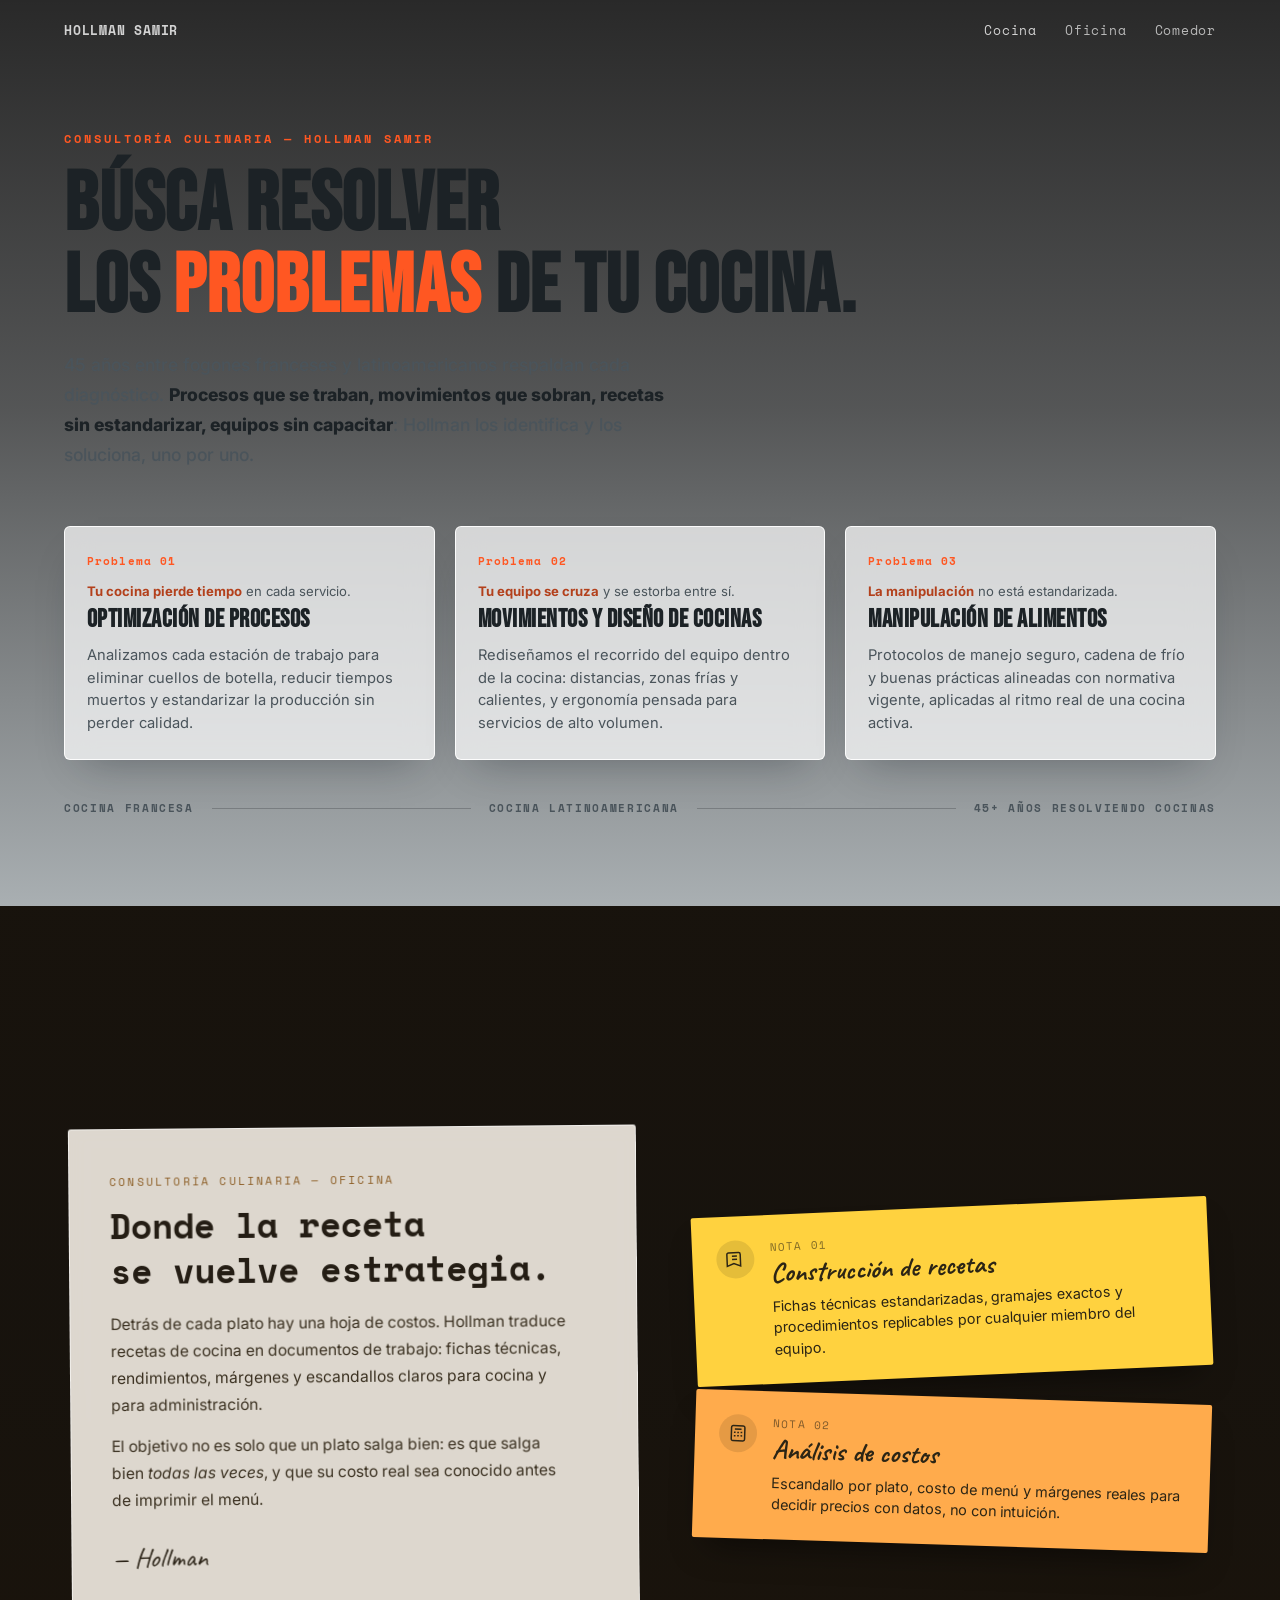
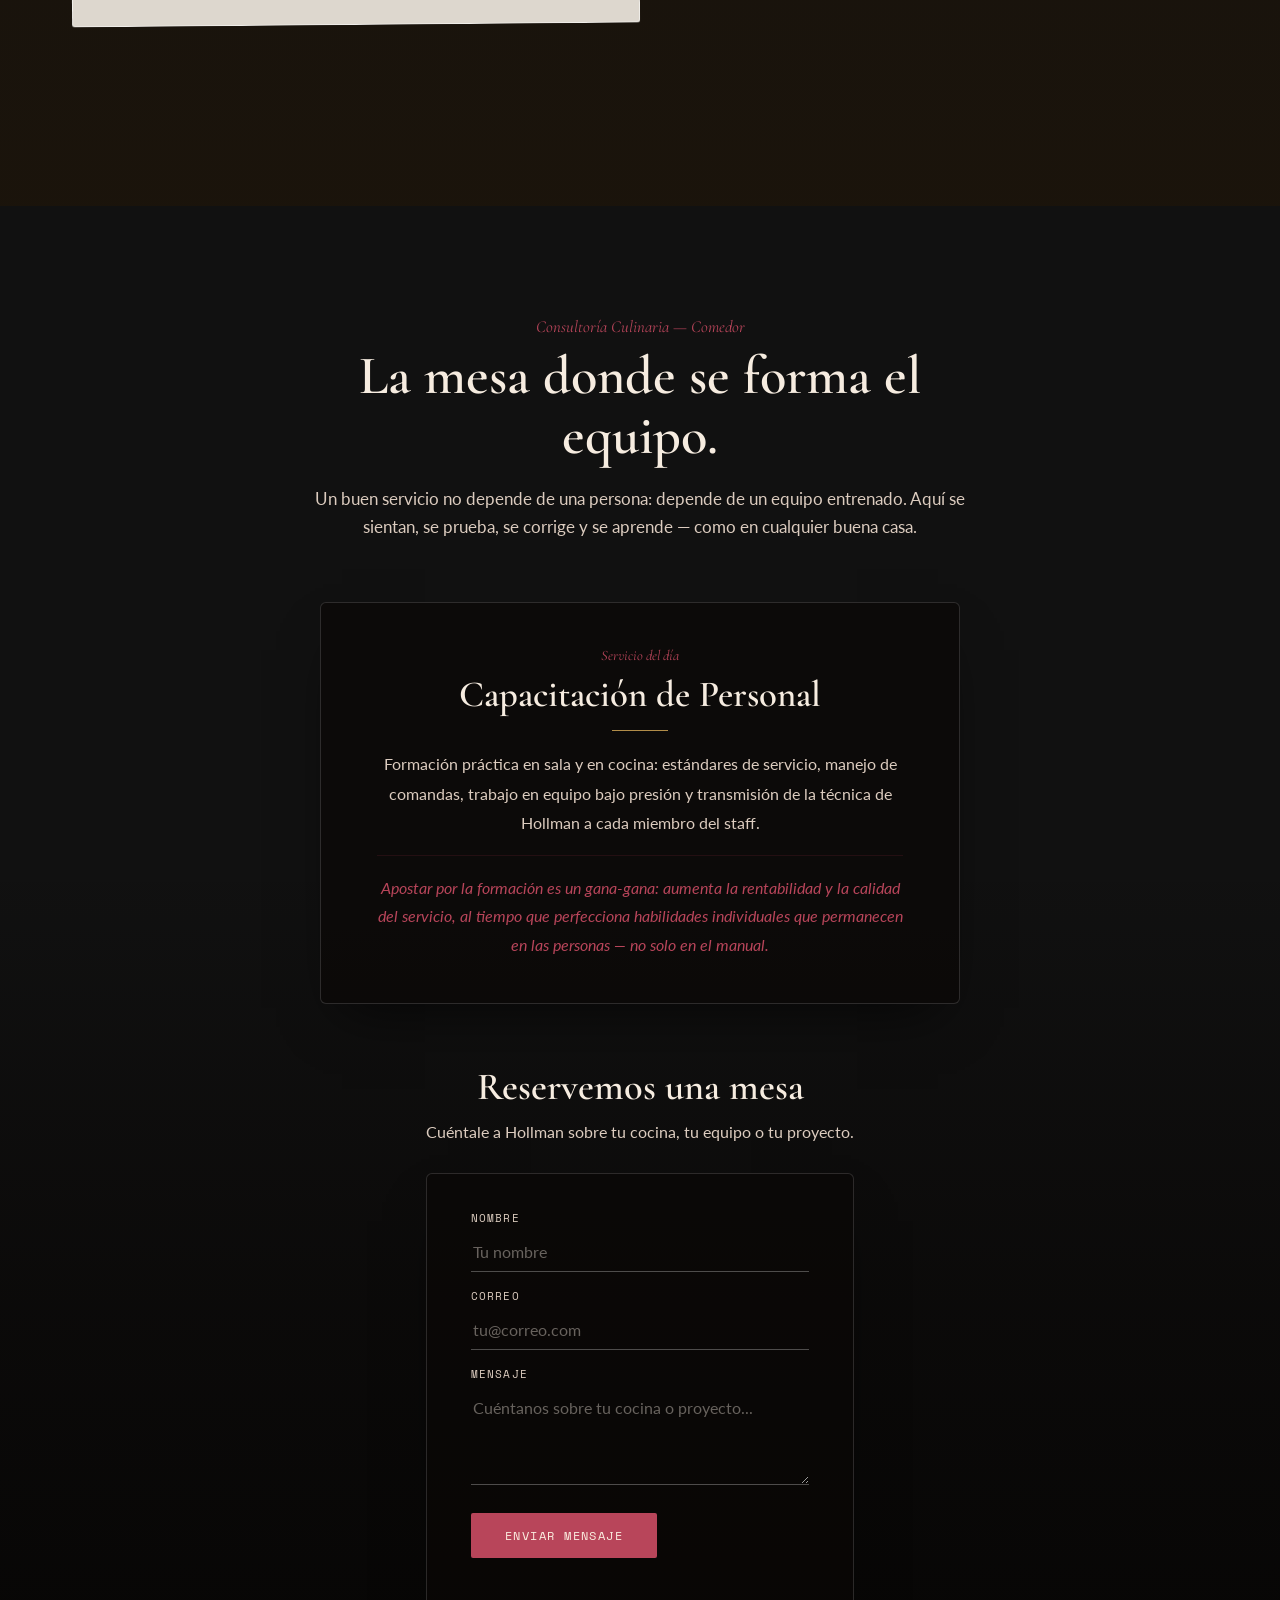
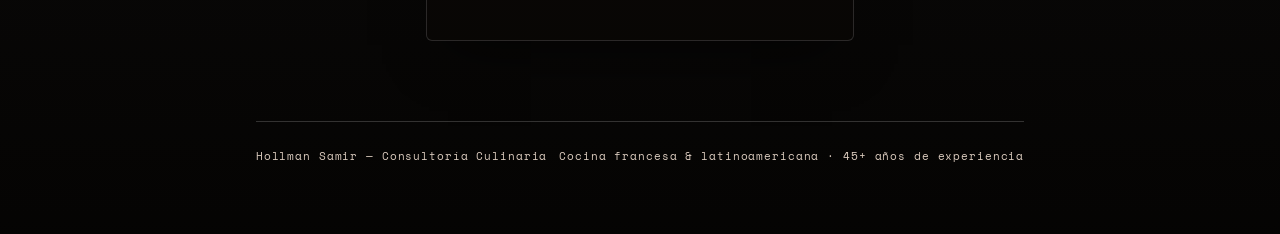
<file: samir/app/c/index.html>
<!DOCTYPE html>
<html lang="es">
<head>
<meta charset="UTF-8">
<meta name="viewport" content="width=device-width, initial-scale=1.0">
<title>Hollman Samir — Consultoría Culinaria</title>
<link rel="preconnect" href="https://fonts.googleapis.com">
<link rel="preconnect" href="https://fonts.gstatic.com" crossorigin>
<link href="https://fonts.googleapis.com/css2?family=Bebas+Neue&family=Inter:wght@400;500;600;700;800&family=Space+Mono:wght@400;700&family=Caveat:wght@600;700&family=Cormorant+Garamond:ital,wght@0,400;0,600;1,500&family=Lato:wght@300;400;700&display=swap" rel="stylesheet">
<style>

  :root{
    /* Cocina — brillante, aluminio, frío */
    --k-ink:#1c2226;
    --k-ink-dim:#4a545b;
    --k-accent:#ff5722;
    --k-steel:#7c8991;

    /* Oficina — cálida, papel, madera */
    --o-ink:#241d14;
    --o-yellow:#ffd23f;
    --o-pink:#ff8fa3;
    --o-orange:#ffab4c;

    /* Comedor — nítido, degradado negro sobrio hacia el borde */
    --c-ink:#f6ece0;
    --c-ink-dim:#dcccbf;
    --c-wine:#b8455a;
    --c-wine-light:#cc5a6e;
    --c-gold:#dcae59;
  }

  *{box-sizing:border-box; margin:0; padding:0;}
  html{scroll-behavior:smooth;}
  body{font-family:'Inter',sans-serif; overflow-x:hidden; background:#111;}
  img,svg{display:block;}
  a{color:inherit; text-decoration:none;}
  section{position:relative;}

  @media (prefers-reduced-motion: reduce){
    *{animation-duration:0.01ms !important; animation-iteration-count:1 !important; transition-duration:0.01ms !important; scroll-behavior:auto !important;}
  }

  /* ============ NAV ============ */
  .nav{
    position:fixed; top:0; left:0; right:0; z-index:100;
    display:flex; align-items:center; justify-content:space-between;
    padding:20px 5vw;
    font-family:'Space Mono',monospace;
    font-size:13px; letter-spacing:0.06em;
    color:#fff;
    mix-blend-mode:difference;
  }
  .nav-name{font-weight:700; text-transform:uppercase;}
  .nav-links{display:flex; gap:28px;}
  .nav-links a{opacity:0.85; transition:opacity .2s;}
  .nav-links a:hover, .nav-links a:focus-visible{opacity:1; outline:1px dashed currentColor; outline-offset:4px;}

  /* ============ PHOTO SECTION BASE ============ */
  .photo-section{
    min-height:100vh;
    display:flex; flex-direction:column; justify-content:center;
    background-size:cover; background-position:center; background-repeat:no-repeat;
    position:relative;
    padding:130px 5vw 90px;
  }
  .photo-section > *{position:relative; z-index:1;}

  .glass-steel{
    background:rgba(255,255,255,0.72);
    backdrop-filter:blur(14px) saturate(140%);
    -webkit-backdrop-filter:blur(14px) saturate(140%);
    border:1px solid rgba(255,255,255,0.9);
    box-shadow:0 20px 40px -20px rgba(20,30,36,0.35);
  }
  .glass-light{
    background:rgba(255,250,240,0.85);
    backdrop-filter:blur(10px);
    -webkit-backdrop-filter:blur(10px);
    border:1px solid rgba(255,255,255,0.6);
  }
  .glass-cream{
    background:rgba(255,248,238,0.78);
    backdrop-filter:blur(14px) saturate(140%);
    -webkit-backdrop-filter:blur(14px) saturate(140%);
    border:1px solid rgba(255,255,255,0.7);
    box-shadow:0 20px 44px -20px rgba(58,36,23,0.4);
  }

  /* ============ COCINA — brillante / aluminio ============ */
  .section-cocina{
    background-image:
      linear-gradient(180deg, rgba(255,255,255,0.1) 0%, rgba(240,244,246,0.3) 45%, rgba(220,228,232,0.75) 100%),
      url('https://images.unsplash.com/photo-1722649938332-94fae46965a7?auto=format&fit=crop&w=2200&q=80');
    color:var(--k-ink);
  }
  .kitchen-eyebrow{
    font-family:'Space Mono',monospace; font-size:12px; letter-spacing:0.25em;
    text-transform:uppercase; color:var(--k-accent); margin-bottom:18px; display:block;
    font-weight:700;
  }
  .kitchen-hero{max-width:840px;}
  .kitchen-hero h1{
    font-family:'Bebas Neue',sans-serif;
    font-size:clamp(2.6rem, 7vw, 5.2rem);
    line-height:0.98; letter-spacing:0.01em;
    text-transform:uppercase; color:var(--k-ink); margin-bottom:22px;
  }
  .kitchen-hero h1 span{color:var(--k-accent);}
  .kitchen-hero p{
    font-size:1.1rem; line-height:1.7; color:var(--k-ink-dim); max-width:620px; font-weight:500;
  }
  .kitchen-hero p strong{color:var(--k-ink); font-weight:800;}

  .tickets{
    margin-top:56px; display:grid; grid-template-columns:repeat(3,1fr); gap:20px;
  }
  .ticket{
    padding:26px 22px 24px; border-radius:6px; color:var(--k-ink);
  }
  .ticket-num{
    font-family:'Space Mono',monospace; font-size:11px; color:var(--k-accent);
    letter-spacing:0.1em; margin-bottom:12px; display:block; font-weight:700;
  }
  .ticket .problem{
    font-size:0.82rem; color:var(--k-ink-dim); margin-bottom:4px;
  }
  .ticket .problem strong{color:#b3401c; font-weight:700;}
  .ticket h3{
    font-family:'Bebas Neue',sans-serif; font-size:1.55rem; letter-spacing:0.02em;
    text-transform:uppercase; margin:6px 0 10px; line-height:1.08;
  }
  .ticket p{font-size:0.92rem; line-height:1.55; color:var(--k-ink-dim);}

  .kitchen-tag-row{
    margin-top:40px; display:flex; align-items:center; gap:18px;
    font-family:'Space Mono',monospace; font-size:11px; letter-spacing:0.15em;
    text-transform:uppercase; color:var(--k-ink-dim); font-weight:700;
  }
  .kitchen-tag-row .line{flex:1; height:1px; background:rgba(28,34,38,0.25);}

  /* ============ OFICINA — cálida / papel ============ */
  .section-oficina{
    background-image:
      linear-gradient(180deg, rgba(28,20,10,0.62) 0%, rgba(28,20,10,0.55) 45%, rgba(28,20,10,0.85) 100%),
      url('https://images.unsplash.com/photo-1586892477838-2b96e85e0f96?auto=format&fit=crop&w=2200&q=80');
    justify-content:center;
  }
  .office-grid{
    max-width:1140px; margin:0 auto; width:100%;
    display:grid; grid-template-columns:1.1fr 1fr; gap:56px; align-items:center;
  }
  @media(max-width:860px){ .office-grid{grid-template-columns:1fr;} }

  .notepad{
    padding:44px 40px; border-radius:3px; color:var(--o-ink);
    transform:rotate(-0.5deg);
  }
  .office-eyebrow{
    font-family:'Space Mono',monospace; font-size:11px; letter-spacing:0.2em;
    text-transform:uppercase; color:#8a5a20; margin-bottom:14px; display:block;
  }
  .notepad h2{
    font-family:'Space Mono',monospace; font-weight:700;
    font-size:clamp(1.6rem,3.2vw,2.2rem); line-height:1.28; margin-bottom:18px;
  }
  .notepad p{font-size:0.98rem; line-height:1.72; color:#3a3020; max-width:46ch;}
  .notepad p + p{margin-top:14px;}
  .notepad .signed{font-family:'Caveat',cursive; font-size:1.7rem; color:#2a2216; margin-top:20px;}

  .sticky-wrap{display:grid; gap:20px;}
  .sticky{
    padding:24px 24px 24px; border-radius:2px; box-shadow:0 20px 34px -16px rgba(0,0,0,0.55);
    color:#2c2515;
    display:flex; gap:16px; align-items:flex-start;
  }
  .sticky-icon{
    flex:0 0 auto; width:38px; height:38px; border-radius:50%;
    background:rgba(0,0,0,0.1); display:flex; align-items:center; justify-content:center;
  }
  .sticky-icon svg{width:20px; height:20px; stroke:#2c2515; fill:none; stroke-width:1.8;}
  .sticky-body{font-family:'Caveat',cursive;}
  .sticky-1{background:var(--o-yellow); transform:rotate(-2.5deg);}
  .sticky-2{background:var(--o-orange); transform:rotate(1.8deg);}
  .sticky-num{
    font-family:'Space Mono',monospace; font-size:11px; letter-spacing:0.1em;
    text-transform:uppercase; opacity:0.6; display:block; margin-bottom:4px;
  }
  .sticky h3{font-size:1.7rem; line-height:1.05; margin-bottom:8px;}
  .sticky p{font-family:'Inter',sans-serif; font-size:0.9rem; line-height:1.5;}

  /* ============ COMEDOR — imagen nítida, degradado negro sobrio hacia el borde ============ */
  .section-comedor{
    background-image:
      linear-gradient(180deg, rgba(6,4,3,0) 0%, rgba(6,4,3,0) 40%, rgba(6,4,3,0.55) 68%, rgba(4,3,2,0.94) 100%),
      url('https://images.unsplash.com/photo-1753727471014-efe38840c7c7?auto=format&fit=crop&w=2400&q=85');
    justify-content:flex-end; padding-top:110px; padding-bottom:70px; color:var(--c-ink);
  }
  .card-sober{
    background:rgba(10,8,6,0.62);
    border:1px solid rgba(255,255,255,0.14);
    box-shadow:0 26px 54px -22px rgba(0,0,0,0.65);
  }
  .comedor-intro{max-width:680px; margin:0 auto 60px; text-align:center;}
  .comedor-eyebrow{
    font-family:'Cormorant Garamond',serif; font-style:italic; font-size:1.05rem;
    color:var(--c-wine); margin-bottom:10px; display:block;
  }
  .comedor-intro h2{
    font-family:'Cormorant Garamond',serif; font-weight:600;
    font-size:clamp(2.1rem,5vw,3.4rem); line-height:1.1; margin-bottom:18px; color:var(--c-ink);
  }
  .comedor-intro p{font-family:'Lato',sans-serif; font-weight:400; font-size:1.05rem; line-height:1.7; color:var(--c-ink-dim);}

  .menu-card{
    max-width:640px; margin:0 auto 60px; padding:44px clamp(24px,5vw,56px);
    border-radius:6px; color:var(--c-ink); text-align:center;
  }
  .menu-card .comedor-eyebrow{font-size:0.9rem;}
  .menu-card h3{
    font-family:'Cormorant Garamond',serif; font-weight:600;
    font-size:clamp(1.7rem,3.4vw,2.3rem); margin-bottom:14px; line-height:1.15;
  }
  .menu-divider{width:56px; height:1px; background:var(--c-gold); opacity:0.8; margin:0 auto 18px;}
  .menu-card p{font-family:'Lato',sans-serif; font-weight:400; font-size:1.02rem; line-height:1.8; color:var(--c-ink-dim);}
  .menu-card .win-win{
    margin-top:18px; padding-top:18px; border-top:1px solid rgba(131,38,58,0.2);
    font-family:'Lato',sans-serif; font-style:italic; font-size:0.98rem; color:var(--c-wine);
  }

  .contact-area{max-width:560px; margin:0 auto; text-align:center;}
  .contact-area h3{
    font-family:'Cormorant Garamond',serif; font-weight:600; font-size:clamp(1.7rem,3.6vw,2.4rem);
    margin-bottom:12px; color:var(--c-ink);
  }
  .contact-area > p{font-family:'Lato',sans-serif; font-weight:400; color:var(--c-ink-dim); margin-bottom:32px;}

  .table-form{padding:36px clamp(20px,4vw,44px); border-radius:6px; display:grid; gap:16px; text-align:left;}
  .table-form label{
    font-family:'Space Mono',monospace; font-size:11px; letter-spacing:0.1em;
    text-transform:uppercase; color:var(--c-ink-dim); display:block; margin-bottom:6px;
  }
  .table-form input, .table-form textarea{
    width:100%; border:none; border-bottom:1px solid rgba(255,255,255,0.28);
    background:transparent; padding:10px 2px; font-family:'Lato',sans-serif; font-size:1rem;
    color:var(--c-ink); resize:vertical;
  }
  .table-form input::placeholder, .table-form textarea::placeholder{color:rgba(246,236,224,0.4);}
  .table-form input:focus, .table-form textarea:focus{outline:none; border-bottom-color:var(--c-wine);}
  .table-form button{
    justify-self:start; margin-top:8px;
    background:var(--c-wine); color:#fbeee0; border:none; padding:14px 34px; border-radius:2px;
    font-family:'Space Mono',monospace; font-size:12px; letter-spacing:0.12em; text-transform:uppercase;
    cursor:pointer; transition:background .2s ease, transform .2s ease;
  }
  .table-form button:hover{background:var(--c-wine-light); transform:translateY(-2px);}
  .table-form button:focus-visible{outline:2px solid var(--c-wine); outline-offset:3px;}
  .form-note{margin-top:14px; font-family:'Lato',sans-serif; font-size:0.85rem; color:var(--c-wine); opacity:0; transition:opacity .3s ease; min-height:1.2em;}
  .form-note.show{opacity:1;}

  footer{
    max-width:960px; margin:80px auto 0; padding-top:26px;
    border-top:1px solid rgba(255,255,255,0.18);
    display:flex; justify-content:space-between; align-items:center; flex-wrap:wrap; gap:12px;
    font-family:'Space Mono',monospace; font-size:11px; letter-spacing:0.08em; color:var(--c-ink-dim);
  }

</style>
</head>
<body>

<nav class="nav">
  <span class="nav-name">Hollman Samir</span>
  <div class="nav-links">
    <a href="#cocina">Cocina</a>
    <a href="#oficina">Oficina</a>
    <a href="#comedor">Comedor</a>
  </div>
</nav>

<!-- ===================== COCINA ===================== -->
<section id="cocina" class="photo-section section-cocina">
  <div class="kitchen-hero">
    <span class="kitchen-eyebrow">Consultoría Culinaria — Hollman Samir</span>
    <h1>Búsca resolver<br>los <span>problemas</span> de tu cocina.</h1>
    <p>45 años entre fogones franceses y latinoamericanos respaldan cada diagnóstico.
      <strong>Procesos que se traban, movimientos que sobran, recetas sin estandarizar,
      equipos sin capacitar</strong>: Hollman los identifica y los soluciona, uno por uno.</p>
  </div>

  <div class="tickets">
    <div class="ticket glass-steel">
      <span class="ticket-num">Problema 01</span>
      <p class="problem"><strong>Tu cocina pierde tiempo</strong> en cada servicio.</p>
      <h3>Optimización de procesos</h3>
      <p>Analizamos cada estación de trabajo para eliminar cuellos de botella,
        reducir tiempos muertos y estandarizar la producción sin perder calidad.</p>
    </div>
    <div class="ticket glass-steel">
      <span class="ticket-num">Problema 02</span>
      <p class="problem"><strong>Tu equipo se cruza</strong> y se estorba entre sí.</p>
      <h3>Movimientos y diseño de cocinas</h3>
      <p>Rediseñamos el recorrido del equipo dentro de la cocina: distancias,
        zonas frías y calientes, y ergonomía pensada para servicios de alto volumen.</p>
    </div>
    <div class="ticket glass-steel">
      <span class="ticket-num">Problema 03</span>
      <p class="problem"><strong>La manipulación</strong> no está estandarizada.</p>
      <h3>Manipulación de alimentos</h3>
      <p>Protocolos de manejo seguro, cadena de frío y buenas prácticas
        alineadas con normativa vigente, aplicadas al ritmo real de una cocina activa.</p>
    </div>
  </div>

  <div class="kitchen-tag-row">
    <span>Cocina francesa</span><span class="line"></span><span>Cocina latinoamericana</span><span class="line"></span><span>45+ años resolviendo cocinas</span>
  </div>
</section>

<!-- ===================== OFICINA ===================== -->
<section id="oficina" class="photo-section section-oficina">
  <div class="office-grid">
    <div class="notepad glass-light">
      <span class="office-eyebrow">Consultoría Culinaria — Oficina</span>
      <h2>Donde la receta<br>se vuelve estrategia.</h2>
      <p>Detrás de cada plato hay una hoja de costos. Hollman traduce recetas de cocina
        en documentos de trabajo: fichas técnicas, rendimientos, márgenes y escandallos
        claros para cocina y para administración.</p>
      <p>El objetivo no es solo que un plato salga bien: es que salga bien
        <em>todas las veces</em>, y que su costo real sea conocido antes de imprimir el menú.</p>
      <p class="signed">— Hollman</p>
    </div>

    <div class="sticky-wrap">
      <div class="sticky sticky-1">
        <span class="sticky-icon" aria-hidden="true">
          <svg viewBox="0 0 24 24"><path d="M4 4h12a2 2 0 0 1 2 2v14l-8-3-8 3V6a2 2 0 0 1 2-2z"/><path d="M8 8h6M8 12h6"/></svg>
        </span>
        <div class="sticky-body">
          <span class="sticky-num">Nota 01</span>
          <h3>Construcción de recetas</h3>
          <p>Fichas técnicas estandarizadas, gramajes exactos y procedimientos replicables
            por cualquier miembro del equipo.</p>
        </div>
      </div>
      <div class="sticky sticky-2">
        <span class="sticky-icon" aria-hidden="true">
          <svg viewBox="0 0 24 24"><rect x="4" y="3" width="16" height="18" rx="2"/><path d="M8 7h8M7 11h2M11 11h2M15 11h2M7 15h2M11 15h2M15 15h2"/></svg>
        </span>
        <div class="sticky-body">
          <span class="sticky-num">Nota 02</span>
          <h3>Análisis de costos</h3>
          <p>Escandallo por plato, costo de menú y márgenes reales para decidir precios
            con datos, no con intuición.</p>
        </div>
      </div>
    </div>
  </div>
</section>

<!-- ===================== COMEDOR ===================== -->
<section id="comedor" class="photo-section section-comedor">
  <div class="comedor-intro">
    <span class="comedor-eyebrow">Consultoría Culinaria — Comedor</span>
    <h2>La mesa donde se forma el equipo.</h2>
    <p>Un buen servicio no depende de una persona: depende de un equipo entrenado.
      Aquí se sientan, se prueba, se corrige y se aprende — como en cualquier buena casa.</p>
  </div>

  <div class="menu-card card-sober">
    <span class="comedor-eyebrow">Servicio del día</span>
    <h3>Capacitación de Personal</h3>
    <div class="menu-divider"></div>
    <p>Formación práctica en sala y en cocina: estándares de servicio, manejo de comandas,
      trabajo en equipo bajo presión y transmisión de la técnica de Hollman a cada
      miembro del staff.</p>
    <p class="win-win">Apostar por la formación es un gana-gana: aumenta la rentabilidad
      y la calidad del servicio, al tiempo que perfecciona habilidades individuales
      que permanecen en las personas — no solo en el manual.</p>
  </div>

  <div class="contact-area" id="contacto">
    <h3>Reservemos una mesa</h3>
    <p>Cuéntale a Hollman sobre tu cocina, tu equipo o tu proyecto.</p>
    <form class="table-form card-sober" id="contactForm">
      <div>
        <label for="name">Nombre</label>
        <input type="text" id="name" name="name" placeholder="Tu nombre" required>
      </div>
      <div>
        <label for="email">Correo</label>
        <input type="email" id="email" name="email" placeholder="tu@correo.com" required>
      </div>
      <div>
        <label for="message">Mensaje</label>
        <textarea id="message" name="message" rows="4" placeholder="Cuéntanos sobre tu cocina o proyecto..."></textarea>
      </div>
      <button type="submit">Enviar mensaje</button>
      <p class="form-note" id="formNote">Gracias — Hollman responderá pronto.</p>
    </form>
  </div>

  <footer>
    <span>Hollman Samir — Consultoría Culinaria</span>
    <span>Cocina francesa &amp; latinoamericana · 45+ años de experiencia</span>
  </footer>
</section>

<script>
  const form = document.getElementById('contactForm');
  const note = document.getElementById('formNote');
  if(form){
    form.addEventListener('submit', function(e){
      e.preventDefault();
      note.classList.add('show');
      form.reset();
      setTimeout(()=> note.classList.remove('show'), 4000);
    });
  }

  const sections = document.querySelectorAll('section[id]');
  const links = document.querySelectorAll('.nav-links a');
  const observer = new IntersectionObserver((entries)=>{
    entries.forEach(entry=>{
      if(entry.isIntersecting){
        links.forEach(l=> l.style.opacity = (l.getAttribute('href') === '#'+entry.target.id) ? '1' : '0.85');
      }
    });
  }, {threshold:0.5});
  sections.forEach(s=> observer.observe(s));
</script>

</body>
</html>
</file>
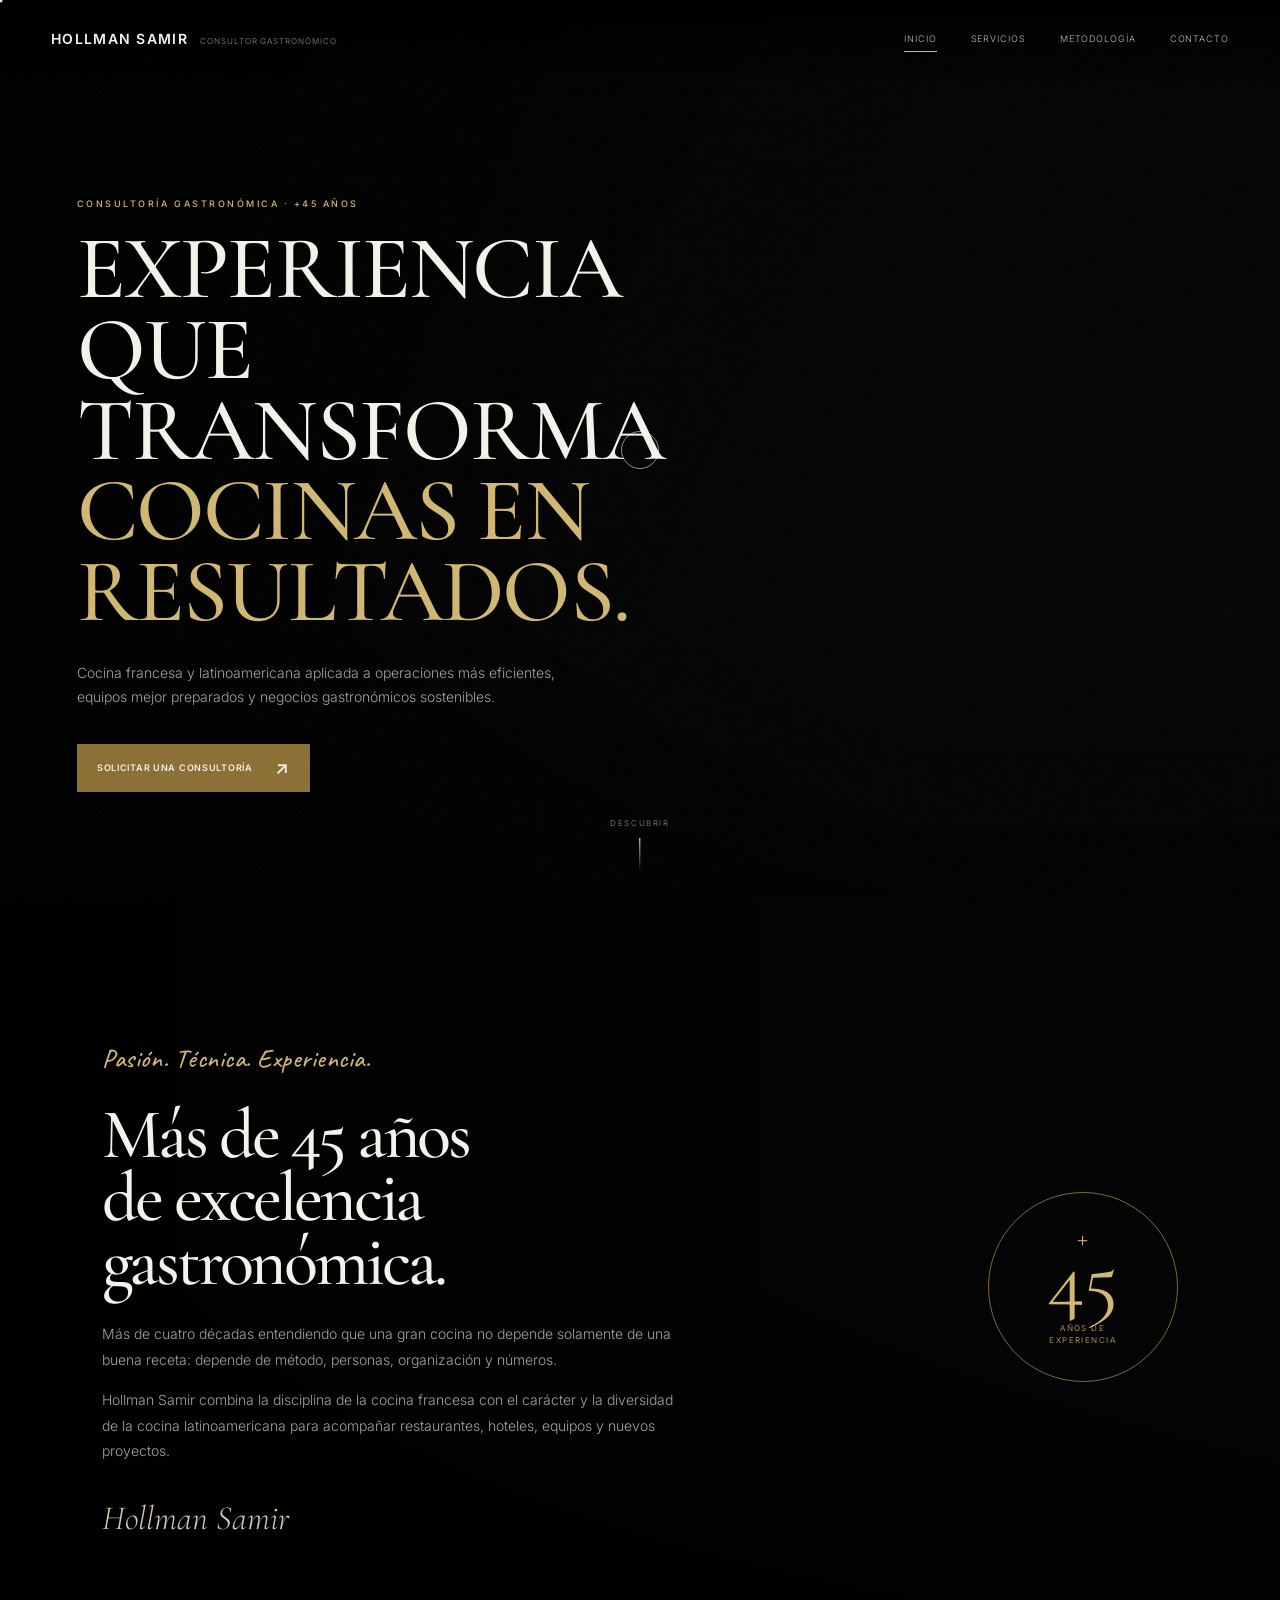
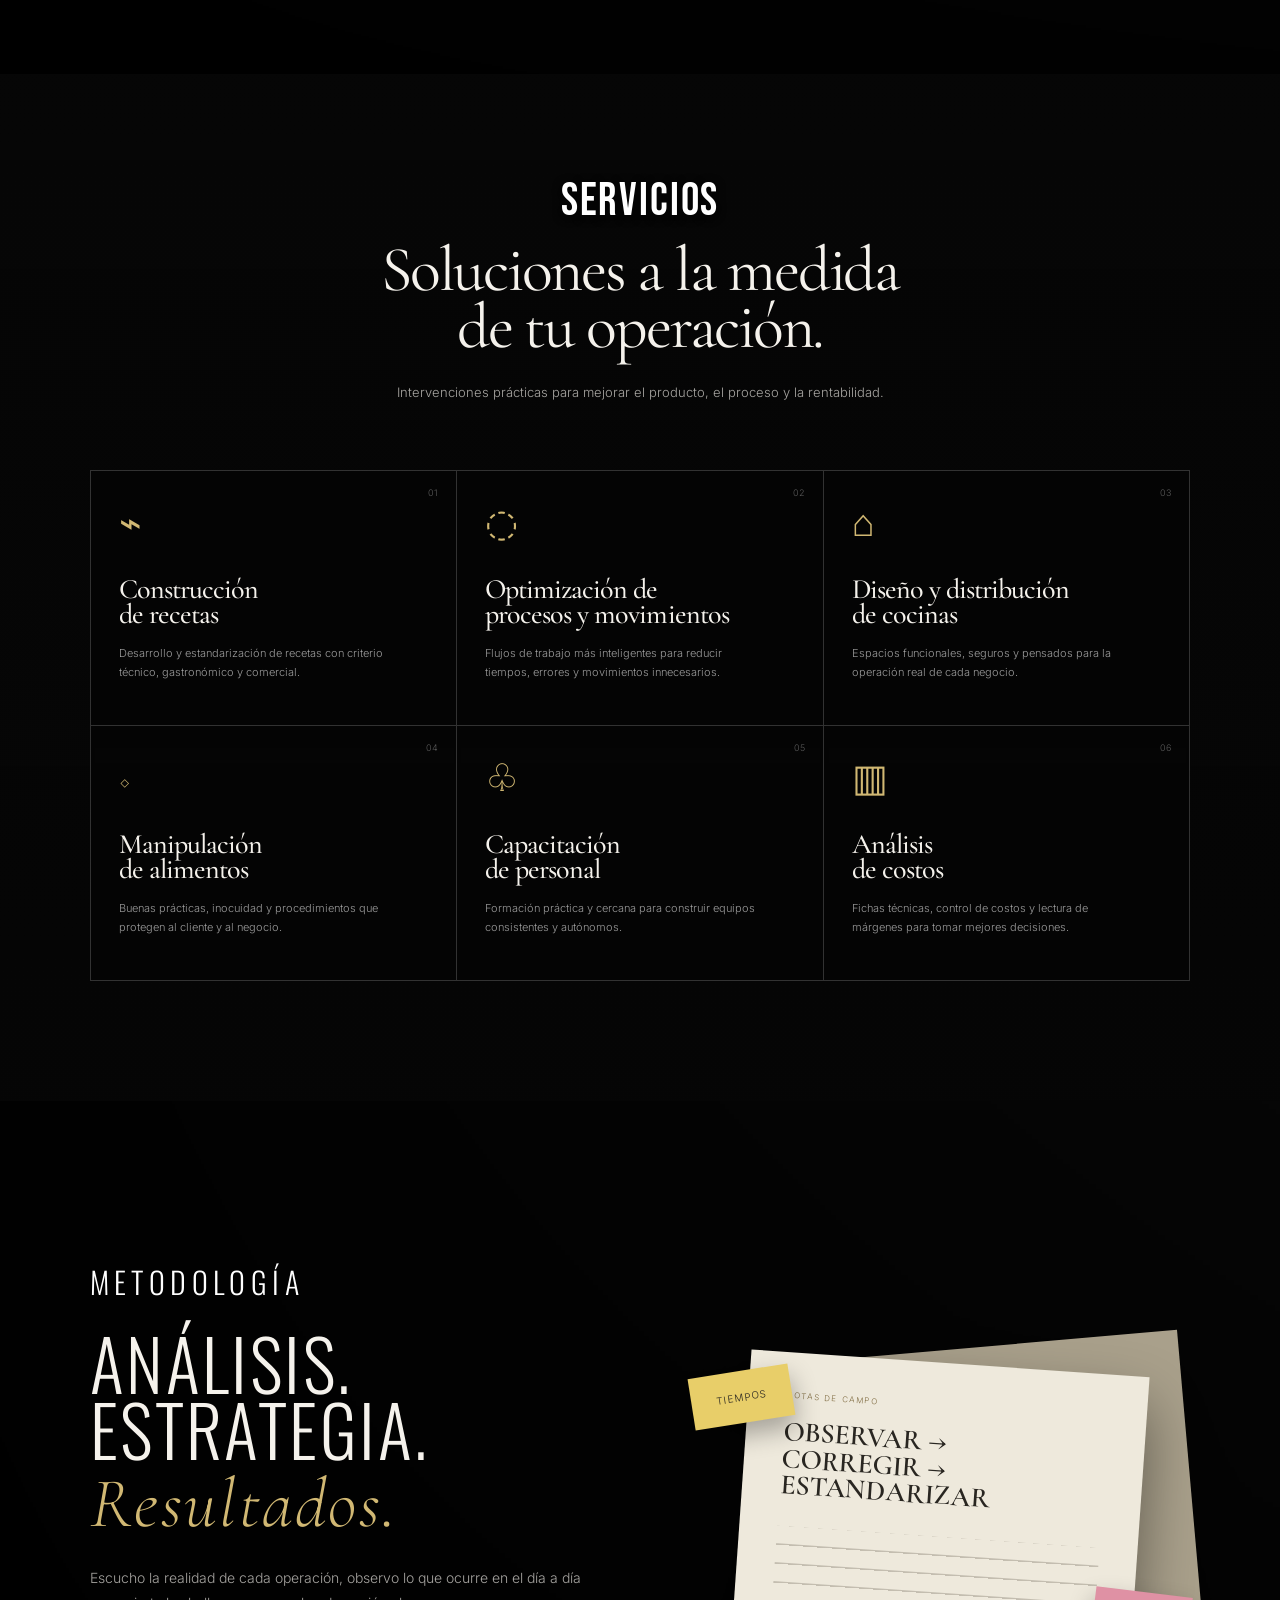
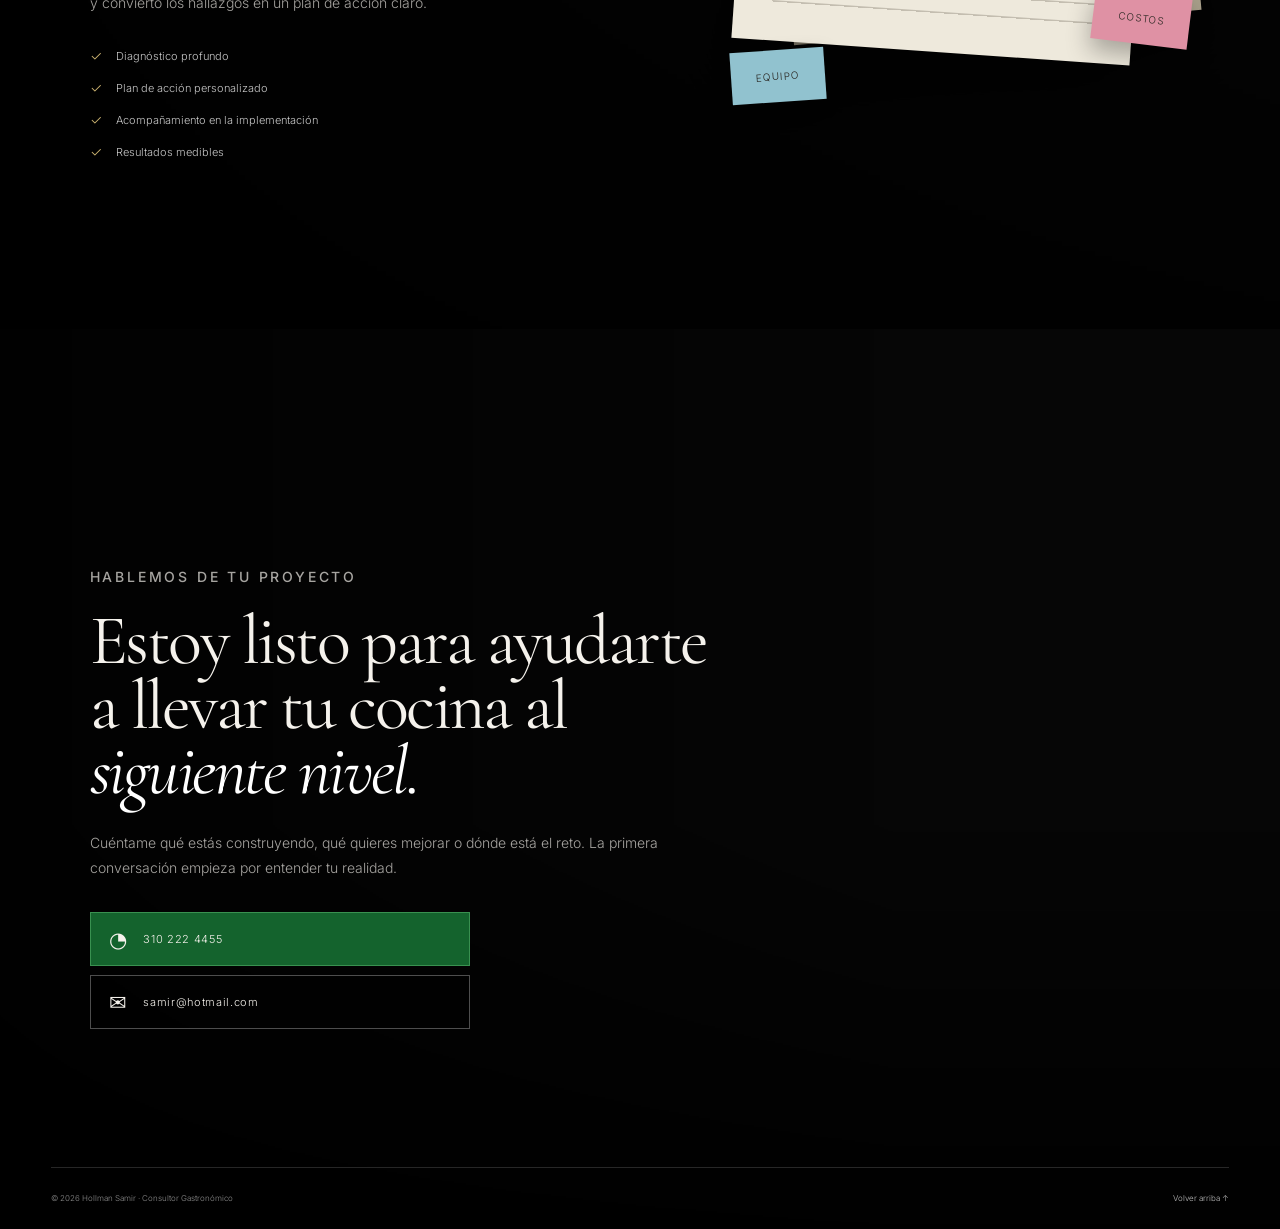
<file: samir/app/o/index.html>
<!DOCTYPE html><html lang="es"><head><meta charset="UTF-8"><meta name="viewport" content="width=device-width,initial-scale=1"><meta name="description" content="Hollman Samir — Consultoría gastronómica con más de 45 años de experiencia."><title>Hollman Samir | Consultor Gastronómico</title><link rel="preconnect" href="https://fonts.googleapis.com"><link rel="preconnect" href="https://fonts.gstatic.com" crossorigin><link href="https://fonts.googleapis.com/css2?family=Bebas+Neue&family=Caveat:wght@500;600&family=Cormorant+Garamond:wght@400;500;600&family=Inter:wght@300;400;500;600&family=Oswald:wght@300;400;500&display=swap" rel="stylesheet"><link rel="stylesheet" href="styles.css"></head><body>
<div class="noise"></div><div class="cursor-dot"></div><div class="cursor-ring"></div>
<header class="site-header" id="top"><a class="brand" href="#inicio"><strong>HOLLMAN SAMIR</strong><span>CONSULTOR GASTRONÓMICO</span></a><button class="menu-toggle" aria-label="Abrir menú" aria-expanded="false"><span></span><span></span></button><nav class="nav"><a class="nav-link active" href="#inicio">Inicio</a><a class="nav-link" href="#servicios">Servicios</a><a class="nav-link" href="#metodologia">Metodología</a><a class="nav-link" href="#contacto">Contacto</a></nav></header>
<main>
<section class="hero section-image" id="inicio"><div class="hero-bg parallax-bg"></div><div class="vignette"></div><div class="hero-content reveal"><p class="eyebrow">CONSULTORÍA GASTRONÓMICA · +45 AÑOS</p><h1>Experiencia que transforma<br><em>cocinas en resultados.</em></h1><p class="hero-copy">Cocina francesa y latinoamericana aplicada a operaciones más eficientes, equipos mejor preparados y negocios gastronómicos sostenibles.</p><a class="button button-gold magnetic" href="https://wa.me/573102224455?text=Hola%20Hollman%2C%20quisiera%20solicitar%20una%20consultor%C3%ADa." target="_blank" rel="noopener"><span>Solicitar una consultoría</span><span class="button-icon">↗</span></a></div><div class="hero-scroll"><span>Descubrir</span><i></i></div></section>
<section class="profile section-image" id="perfil"><div class="profile-bg parallax-bg"></div><div class="dark-overlay"></div><div class="profile-grid"><div class="profile-copy reveal"><p class="eyebrow script-eyebrow">Pasión. Técnica. Experiencia.</p><h2>Más de 45 años<br>de excelencia<br>gastronómica.</h2><p>Más de cuatro décadas entendiendo que una gran cocina no depende solamente de una buena receta: depende de método, personas, organización y números.</p><p>Hollman Samir combina la disciplina de la cocina francesa con el carácter y la diversidad de la cocina latinoamericana para acompañar restaurantes, hoteles, equipos y nuevos proyectos.</p><div class="signature">Hollman Samir</div></div><div class="experience-stamp reveal"><span>+</span><strong>45</strong><small>AÑOS DE<br>EXPERIENCIA</small></div></div></section>
<section class="services section-image" id="servicios"><div class="kitchen-bg parallax-bg"></div><div class="kitchen-overlay"></div><div class="section-heading reveal"><p class="eyebrow brush-eyebrow">SERVICIOS</p><h2>Soluciones a la medida<br>de tu operación.</h2><p>Intervenciones prácticas para mejorar el producto, el proceso y la rentabilidad.</p></div><div class="services-grid">
<article class="service-card reveal"><span class="service-number">01</span><div class="service-icon">⌁</div><h3>Construcción<br>de recetas</h3><p>Desarrollo y estandarización de recetas con criterio técnico, gastronómico y comercial.</p></article>
<article class="service-card reveal"><span class="service-number">02</span><div class="service-icon">◌</div><h3>Optimización de<br>procesos y movimientos</h3><p>Flujos de trabajo más inteligentes para reducir tiempos, errores y movimientos innecesarios.</p></article>
<article class="service-card reveal"><span class="service-number">03</span><div class="service-icon">⌂</div><h3>Diseño y distribución<br>de cocinas</h3><p>Espacios funcionales, seguros y pensados para la operación real de cada negocio.</p></article>
<article class="service-card reveal"><span class="service-number">04</span><div class="service-icon">◇</div><h3>Manipulación<br>de alimentos</h3><p>Buenas prácticas, inocuidad y procedimientos que protegen al cliente y al negocio.</p></article>
<article class="service-card reveal"><span class="service-number">05</span><div class="service-icon">♧</div><h3>Capacitación<br>de personal</h3><p>Formación práctica y cercana para construir equipos consistentes y autónomos.</p></article>
<article class="service-card reveal"><span class="service-number">06</span><div class="service-icon">▥</div><h3>Análisis<br>de costos</h3><p>Fichas técnicas, control de costos y lectura de márgenes para tomar mejores decisiones.</p></article></div></section>
<section class="method section-image" id="metodologia"><div class="office-bg parallax-bg"></div><div class="method-overlay"></div><div class="method-inner"><div class="method-copy reveal"><p class="eyebrow mono-eyebrow">METODOLOGÍA</p><h2>Análisis.<br>Estrategia.<br><em>Resultados.</em></h2><p>Escucho la realidad de cada operación, observo lo que ocurre en el día a día y convierto los hallazgos en un plan de acción claro.</p><ul class="check-list"><li><span>✓</span> Diagnóstico profundo</li><li><span>✓</span> Plan de acción personalizado</li><li><span>✓</span> Acompañamiento en la implementación</li><li><span>✓</span> Resultados medibles</li></ul></div><div class="desk-card reveal"><div class="paper paper-back"></div><div class="paper paper-main"><span>NOTAS DE CAMPO</span><strong>OBSERVAR → CORREGIR → ESTANDARIZAR</strong><div class="lines"></div></div><div class="sticky sticky-yellow">TIEMPOS</div><div class="sticky sticky-pink">COSTOS</div><div class="sticky sticky-blue">EQUIPO</div></div></div></section>
<section class="contact section-image" id="contacto"><div class="dining-bg parallax-bg"></div><div class="contact-overlay"></div><div class="contact-inner reveal"><p class="eyebrow">HABLEMOS DE TU PROYECTO</p><h2>Estoy listo para ayudarte<br>a llevar tu cocina al<br><em>siguiente nivel.</em></h2><p>Cuéntame qué estás construyendo, qué quieres mejorar o dónde está el reto. La primera conversación empieza por entender tu realidad.</p><div class="contact-actions"><a class="contact-button whatsapp magnetic" href="https://wa.me/573102224455?text=Hola%20Hollman%2C%20quisiera%20solicitar%20una%20consultor%C3%ADa." target="_blank" rel="noopener"><span class="contact-icon">◔</span><span>310 222 4455</span></a><a class="contact-button email magnetic" href="mailto:samir@hotmail.com"><span class="contact-icon">✉</span><span>samir@hotmail.com</span></a></div></div><footer class="footer"><span>© <span id="year"></span> Hollman Samir · Consultor Gastronómico</span><a href="#top">Volver arriba ↑</a></footer></section>
</main><script src="script.js"></script></body></html>
</file>
<file: samir/app/o/styles.css>
:root{--black:#080808;--white:#f5f2ec;--muted:rgba(245,242,236,.68);--gold:#b69752;--gold-light:#d1b873;--line:rgba(255,255,255,.18);--serif:"Cormorant Garamond",Georgia,serif;--sans:"Inter",Arial,sans-serif;--condensed:"Oswald",Arial Narrow,sans-serif;--display:"Bebas Neue",Impact,sans-serif;--script:"Caveat",cursive}*{box-sizing:border-box}html{scroll-behavior:smooth}body{margin:0;background:var(--black);color:var(--white);font-family:var(--sans);font-weight:300;overflow-x:hidden}a{color:inherit;text-decoration:none}.noise{position:fixed;inset:0;z-index:100;pointer-events:none;opacity:.045;background-image:url("data:image/svg+xml,%3Csvg xmlns='http://www.w3.org/2000/svg' width='180' height='180'%3E%3Cfilter id='n'%3E%3CfeTurbulence baseFrequency='.8' numOctaves='4' stitchTiles='stitch'/%3E%3C/filter%3E%3Crect width='100%25' height='100%25' filter='url(%23n)'/%3E%3C/svg%3E")}.cursor-dot,.cursor-ring{position:fixed;pointer-events:none;z-index:200;border-radius:50%;transform:translate(-50%,-50%);opacity:0}.cursor-dot{width:5px;height:5px;background:#fff}.cursor-ring{width:38px;height:38px;border:1px solid rgba(255,255,255,.55);transition:width .25s,height .25s,border-color .25s}.cursor-ring.active{width:62px;height:62px;border-color:var(--gold-light)}.site-header{position:fixed;z-index:110;top:0;left:0;right:0;height:76px;display:flex;align-items:center;justify-content:space-between;padding:0 4vw;background:linear-gradient(180deg,rgba(0,0,0,.76),transparent);transition:.35s}.site-header.scrolled{height:64px;background:rgba(8,8,8,.86);backdrop-filter:blur(16px);border-bottom:1px solid rgba(255,255,255,.08)}.brand{display:flex;align-items:baseline;gap:12px;letter-spacing:.08em}.brand strong{font-size:14px;font-weight:600}.brand span{color:rgba(255,255,255,.55);font-size:8px;letter-spacing:.12em}.nav{display:flex;gap:34px}.nav-link{position:relative;font-size:9px;text-transform:uppercase;letter-spacing:.1em;color:rgba(255,255,255,.74);padding:8px 0}.nav-link:after{content:"";position:absolute;left:0;bottom:0;width:0;height:1px;background:var(--gold-light);transition:.3s}.nav-link:hover:after,.nav-link.active:after{width:100%}.menu-toggle{display:none;border:0;background:none;color:#fff}.section-image{position:relative;min-height:100vh;overflow:hidden}.parallax-bg{position:absolute;inset:-7%;background-size:cover;background-position:center;transform:translate3d(0,0,0) scale(1.08);will-change:transform}.vignette,.dark-overlay,.kitchen-overlay,.method-overlay,.contact-overlay{position:absolute;inset:0;pointer-events:none}.vignette{background:linear-gradient(90deg,rgba(0,0,0,.86),rgba(0,0,0,.52) 38%,rgba(0,0,0,.12) 72%),linear-gradient(0deg,rgba(0,0,0,.58),transparent 32%,rgba(0,0,0,.34))}.dark-overlay{background:linear-gradient(90deg,rgba(0,0,0,.83),rgba(0,0,0,.28)),linear-gradient(0deg,rgba(0,0,0,.7),transparent 50%)}.kitchen-overlay{background:linear-gradient(180deg,rgba(5,5,5,.58),rgba(5,5,5,.84))}.method-overlay{background:linear-gradient(90deg,rgba(0,0,0,.82),rgba(0,0,0,.5) 50%,rgba(0,0,0,.18)),linear-gradient(0deg,rgba(0,0,0,.72),rgba(0,0,0,.08))}.contact-overlay{background:linear-gradient(90deg,rgba(0,0,0,.8),rgba(0,0,0,.24) 70%),linear-gradient(0deg,rgba(0,0,0,.85),transparent 45%)}.hero-bg{background-image:url("https://www.tradeandtaste.co.za/wp-content/uploads/2025/07/commercial-kitchen-scaled.jpg");background-position:center 50%}.profile-bg{background-image:url("https://images.unsplash.com/photo-1776580688714-6bbb5603e594?auto=format&fit=crop&fm=jpg&q=88&w=2200");background-position:center 48%}.kitchen-bg{background-image:url("https://images.unsplash.com/photo-1734770318259-718957e19507?auto=format&fit=crop&fm=jpg&q=88&w=2200");background-position:center 48%}.office-bg{background-image:url("https://images.unsplash.com/photo-1497366811353-6870744d04b2?auto=format&fit=crop&w=2200&q=88")}.dining-bg{background-image:url("https://images.unsplash.com/photo-1517248135467-4c7edcad34c4?auto=format&fit=crop&w=2200&q=88")}.hero{display:flex;align-items:center}
.hero-content{position:relative;z-index:2;width:min(670px,56vw);margin-left:6vw;padding-top:10vh}.eyebrow{color:var(--gold-light);font-size:10px;letter-spacing:.22em;font-weight:500;margin:0 0 20px}h1,h2,h3{font-family:var(--serif);font-weight:400;line-height:.9;letter-spacing:-.035em}h1{font-size:clamp(58px,7vw,108px);margin:0 0 28px}h2{font-size:clamp(48px,5.5vw,82px);margin:0 0 28px}em{color:#d9d2c5;font-style:italic}.hero-copy{width:min(520px,90%);color:var(--muted);font-size:14px;line-height:1.75;margin-bottom:34px}.button{display:inline-flex;align-items:center;gap:22px;min-height:48px;padding:0 20px;text-transform:uppercase;letter-spacing:.08em;font-size:9px;font-weight:600;transition:transform .3s,background .3s}.button-gold{background:#8c7136}.button-gold:hover{background:#a68745}.button-icon{font-size:18px}.hero-scroll{position:absolute;z-index:3;left:50%;bottom:28px;transform:translateX(-50%);display:flex;flex-direction:column;align-items:center;gap:10px;text-transform:uppercase;font-size:8px;letter-spacing:.2em;color:rgba(255,255,255,.55)}.hero-scroll i{width:1px;height:34px;background:linear-gradient(#fff,transparent);animation:scroll 1.8s infinite}@keyframes scroll{50%{transform:translateY(7px);opacity:.35}}.profile{display:flex;align-items:center;min-height:86vh}.profile-grid{position:relative;z-index:2;width:100%;padding:10vw 8vw;display:flex;justify-content:space-between;align-items:center;gap:8vw}.profile-copy{max-width:620px}.profile-copy p{max-width:580px;color:var(--muted);line-height:1.85;font-size:14px}.signature{margin-top:34px;font-family:var(--serif);font-size:34px;font-style:italic;color:#d2c7b2}.experience-stamp{width:190px;height:190px;flex:0 0 190px;border:1px solid rgba(190,160,88,.65);border-radius:50%;display:grid;place-items:center;align-content:center;transform:rotate(-9deg);color:var(--gold-light);text-align:center}.experience-stamp span{font-family:var(--serif);font-size:28px;line-height:.7}.experience-stamp strong{font-family:var(--serif);font-weight:400;font-size:84px;line-height:.75}.experience-stamp small{font-size:8px;letter-spacing:.18em;line-height:1.5;margin-top:12px}.services{min-height:100vh;padding:110px 7vw 120px}.section-heading{position:relative;z-index:2;text-align:center;max-width:800px;margin:0 auto 70px}.section-heading>p:last-child{color:var(--muted);font-size:13px}.services-grid{position:relative;z-index:2;max-width:1120px;margin:0 auto;display:grid;grid-template-columns:repeat(3,1fr);border-top:1px solid var(--line);border-left:1px solid var(--line)}.service-card{position:relative;min-height:255px;padding:30px 28px 32px;border-right:1px solid var(--line);border-bottom:1px solid var(--line);background:rgba(7,7,7,.42);backdrop-filter:blur(2px);transition:background .35s,transform .35s}.service-card:hover{background:rgba(10,10,10,.74)}.service-number{position:absolute;right:18px;top:16px;color:rgba(255,255,255,.34);font-size:9px}.service-icon{color:var(--gold-light);font-family:var(--serif);font-size:38px;height:48px}.service-card h3{font-size:28px;margin-bottom:17px}.service-card p{color:rgba(255,255,255,.6);font-size:11px;line-height:1.7;max-width:280px}.method{min-height:92vh;display:flex;align-items:center}.method-inner{position:relative;z-index:2;width:100%;padding:9vw 7vw;display:grid;grid-template-columns:1fr 1fr;align-items:center;gap:8vw}.method-copy{max-width:600px}.method-copy>p{color:var(--muted);line-height:1.8;max-width:500px;font-size:14px}.check-list{padding:0;margin:32px 0 0;list-style:none}.check-list li{display:flex;gap:14px;align-items:center;margin:15px 0;font-size:11px;color:rgba(255,255,255,.78)}.check-list span{color:var(--gold-light);font-size:14px}.desk-card{position:relative;min-height:390px;transform:rotate(2deg)}.paper{position:absolute;box-shadow:0 30px 60px rgba(0,0,0,.45)}.paper-back{width:82%;height:72%;right:0;top:7%;background:#d4c8ae;transform:rotate(-5deg);opacity:.8}.paper-main{width:80%;height:74%;right:10%;top:11%;padding:38px;background:#eee9dc;color:#292621;transform:rotate(4deg)}.paper-main span{display:block;font-size:8px;letter-spacing:.2em;color:#806d43;margin-bottom:18px}.paper-main strong{display:block;font-family:var(--serif);font-size:28px;line-height:.95;font-weight:600;max-width:280px}.lines{margin-top:28px;height:80px;opacity:.35;background:repeating-linear-gradient(to bottom,transparent 0 17px,#756d5f 18px 19px)}.sticky{position:absolute;padding:20px 25px;color:#292621;font-size:10px;letter-spacing:.1em;box-shadow:0 12px 24px rgba(0,0,0,.3)}.sticky-yellow{left:0;top:13%;background:#e8ce69;transform:rotate(-9deg)}.sticky-pink{right:0;bottom:17%;background:#df91a4;transform:rotate(7deg)}.sticky-blue{left:8%;bottom:2%;background:#91c2cf;transform:rotate(-4deg)}.contact{min-height:100vh;display:flex;align-items:center}.contact-inner{position:relative;z-index:2;max-width:760px;margin-left:7vw;padding-top:4vh}.contact-inner>p{color:var(--muted);max-width:570px;line-height:1.75;font-size:14px}.contact-actions{display:flex;flex-direction:column;gap:9px;width:min(380px,100%);margin-top:32px}.contact-button{min-height:54px;display:flex;align-items:center;gap:16px;padding:0 18px;border:1px solid rgba(255,255,255,.3);font-size:11px;letter-spacing:.06em;transition:transform .3s,background .3s}.contact-button:hover{transform:translateX(8px)}.contact-button.whatsapp{background:rgba(24,117,54,.85);border-color:rgba(88,185,109,.55)}.contact-button.email{background:rgba(0,0,0,.34)}.contact-icon{font-size:21px}.footer{position:absolute;z-index:3;left:4vw;right:4vw;bottom:0;min-height:62px;display:flex;align-items:center;justify-content:space-between;border-top:1px solid rgba(255,255,255,.15);font-size:8px;color:rgba(255,255,255,.55)}.footer a{color:rgba(255,255,255,.75)}.reveal{opacity:0;transform:translateY(30px);transition:opacity .9s ease,transform .9s cubic-bezier(.2,.7,.2,1)}.reveal.visible{opacity:1;transform:translateY(0)}/* Tipografía intercalada: cada ambiente tiene una voz distinta. */
.hero h1{font-family:var(--serif);font-weight:500;text-transform:uppercase;letter-spacing:-.02em;line-height:.9}
.hero h1 em{font-style:normal;color:var(--gold-light)}
.hero .eyebrow{font-family:var(--sans);font-size:9px;letter-spacing:.28em}
.script-eyebrow{font-family:var(--script)!important;text-transform:none!important;font-size:26px!important;letter-spacing:.02em!important;color:var(--gold-light)!important;font-weight:500!important}
.profile h2{font-family:var(--serif);font-weight:500;letter-spacing:-.045em}
.profile-copy p{font-family:var(--sans)}
.brush-eyebrow{font-family:var(--display)!important;font-size:46px!important;line-height:.8;letter-spacing:.04em!important;color:#fff!important;font-weight:400!important;text-shadow:0 2px 10px rgba(0,0,0,.5)}
.services .section-heading h2{font-family:var(--serif);font-size:clamp(44px,5vw,72px);font-weight:400}
.service-card h3{font-family:var(--serif);font-weight:500}
.service-card p{font-family:var(--sans)}
.mono-eyebrow{font-family:var(--condensed)!important;font-size:30px!important;letter-spacing:.18em!important;color:#fff!important;font-weight:300!important}
.method-copy h2{font-family:var(--condensed);font-weight:300;text-transform:uppercase;letter-spacing:.035em;line-height:.94}
.method-copy h2 em{font-family:var(--serif);text-transform:none;font-style:italic;color:var(--gold-light)}
.check-list li{font-family:var(--sans)}
.contact .eyebrow{font-family:var(--sans);letter-spacing:.2em}
.contact-inner h2{font-family:var(--serif);font-weight:400;line-height:.92}
.contact-inner h2 em{font-family:var(--serif);color:#fff}
@media(max-width:680px){.brush-eyebrow{font-size:38px!important}.script-eyebrow{font-size:23px!important}.mono-eyebrow{font-size:25px!important}}
@media(pointer:fine){.cursor-dot,.cursor-ring{opacity:1}}@media(max-width:900px){.nav{gap:18px}.hero-content{width:72vw}.services-grid{grid-template-columns:repeat(2,1fr)}.method-inner{grid-template-columns:1fr}.desk-card{max-width:580px;width:100%;margin:auto}.profile-grid{flex-direction:column;align-items:flex-start}.experience-stamp{align-self:flex-end}}@media(max-width:680px){.site-header{height:64px;padding:0 20px}.brand{flex-direction:column;gap:2px}.brand span{font-size:7px}.nav{position:absolute;top:64px;left:0;right:0;display:flex;flex-direction:column;gap:0;padding:10px 22px 18px;background:rgba(7,7,7,.95);backdrop-filter:blur(18px);opacity:0;pointer-events:none;transform:translateY(-10px);transition:.25s}.nav.open{opacity:1;pointer-events:auto;transform:translateY(0)}.nav-link{padding:14px 0;border-bottom:1px solid rgba(255,255,255,.08)}.menu-toggle{display:flex;flex-direction:column;gap:6px;padding:8px}.menu-toggle span{width:25px;height:1px;background:#fff;display:block;transition:transform .25s}.menu-toggle.open span:first-child{transform:translateY(3.5px) rotate(45deg)}.menu-toggle.open span:last-child{transform:translateY(-3.5px) rotate(-45deg)}.hero-content{width:auto;margin:0 24px;padding-top:9vh}.hero h1{font-size:clamp(49px,15vw,76px)}.hero-copy{font-size:13px}.profile-grid,.method-inner{padding:90px 24px}.profile-copy p{font-size:13px}.experience-stamp{width:145px;height:145px;flex-basis:145px}.experience-stamp strong{font-size:65px}.services{padding:90px 20px}.services-grid{grid-template-columns:1fr}.service-card{min-height:220px}.desk-card{min-height:320px}.paper-main{padding:25px}.paper-main strong{font-size:22px}.contact-inner{margin:0 24px;padding-top:0}.contact-inner h2{font-size:49px}.footer{left:20px;right:20px}.footer span{max-width:220px;line-height:1.5}}@media(prefers-reduced-motion:reduce){html{scroll-behavior:auto}*,*:before,*:after{animation:none!important;transition-duration:.01ms!important}.parallax-bg{transform:scale(1.02)}}
</file>
